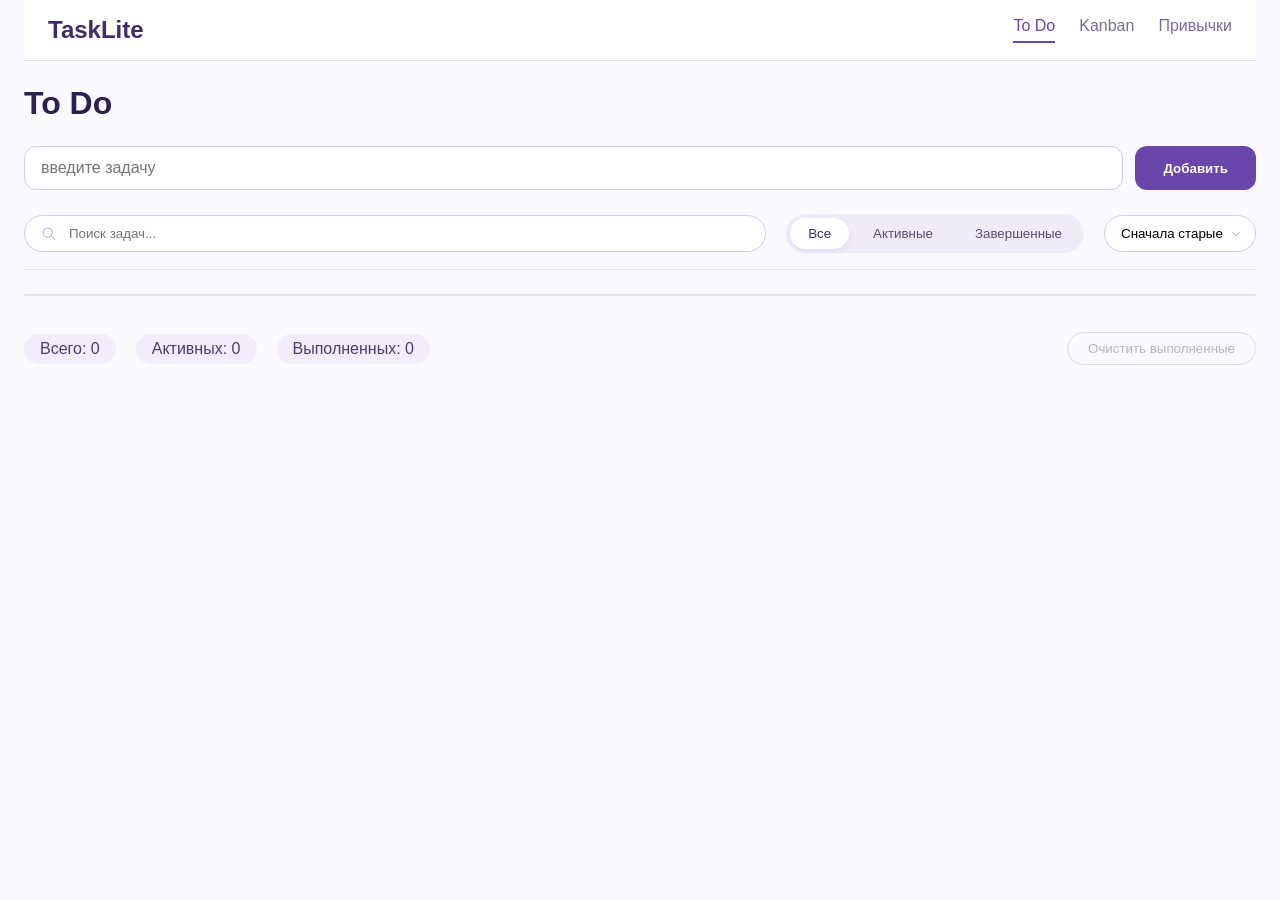
<file: objects/Index.html>
<!DOCTYPE html>
<html lang="ru">
  <head>
      <meta charset="utf-8">
      <meta name="viewport" content="width-device-width, initial-scale-1" />
      <title>TaskLite - To Do</title>
      <link rel="stylesheet" href="css/style.css"/>
      <link rel="stylesheet" href="css/media.css"/>  
  </head>
  <body class="kanban">
      <header class="header">
        <div class="container header_container">
         <div class="header_title">TaskLite</div>
         <nav class="tabs">
         <a href="index.html" class="tab active">To Do</a>
         <a href="kanban.html" class="tab">Kanban</a>
         <a href="habist.html" class="tab">Привычки</a>
         </nav>
        </div>
      </header>
      <main class="container">
        <h1 class="page-title">To Do</h1>
        <div class="form-add">
          <input class="form-add_input" type="text" placeholder="введите задачу" />
          <button class="form-add_button" type="button">Добавить</button>
          </div>
          <div class="toolbar">
           <input class="toolbar_search" type="text" placeholder="Поиск задач..." />
          <div class="tabs toolbar_tabs"> 
           <button class="tabs_item tabs_item--active" type="button">Все</button> 
           <button class="tabs_item" type="button">Активные</button>
           <button class="tabs_item" type="button">Завершенные</button>
          </div>
          <select class="toolbar_sort">
             <option>Сначала старые</option>
             <option>Сначала новые</option>
             <option>Название A→Z</option>
             <option>Название Z→A</option>
          </select>
        </div>
        <div class="task">
          <div class="task_content">
            <div class="task_title">Пример задачи</div>
              <div class="task_meta">26.09.2025, 15:49</div>   
          </div>
          <div class="task_actions">
            <button class="task_action task_action--edit">
              <svg class="task__icon" viewBox="0 0 24 24" width="14" height="14" fill="none" stroke="#6f64a3" stroke-width="2" stroke-linecap="round" stroke-linejoin="round"><path d="M12 20h9" /><path d="M16.5 3.5a2.121 2.121 0 0 1 3 3L7 19l-4 1 1-4L16.5 3.5z" /></svg>
            </button>
            <button class="task_action task_action-delete"><svg class="task__icon" viewBox="0 0 24 24" width="14 " height="14"fill="none" stroke="#cb6e6e" stroke-width="2" stroke-linecap="round" stroke-linejoin="round"> <polyline points="3 6 5 6 21 6" /> <path d="M19 6l-1 14a2 2 0 0 1-2 2H8a2 2 0 0 1-2-2L5 6" /><path d="M10 11v6" /><path d="M14 11v6" /><path d="M9 6V4a2 2 0 0 1 2-2h2a2 2 0 0 1 2 2v2" /> </svg>
            </button>
          </div>
        </div>
        <div class="footer-controls">
          <div class="footer-controls_counters">
            <span>Всего: 1</span>
            <span> 1</span>
            <span>Выполненных: 0</span>
          </div>
          <button class="button button-clear footer-controls_clear" type="button">
            Очистить выполненные
          </button>
        </div> 
      </main>
      <script src="script.js"></script>
  </body>    
</html>
</file>
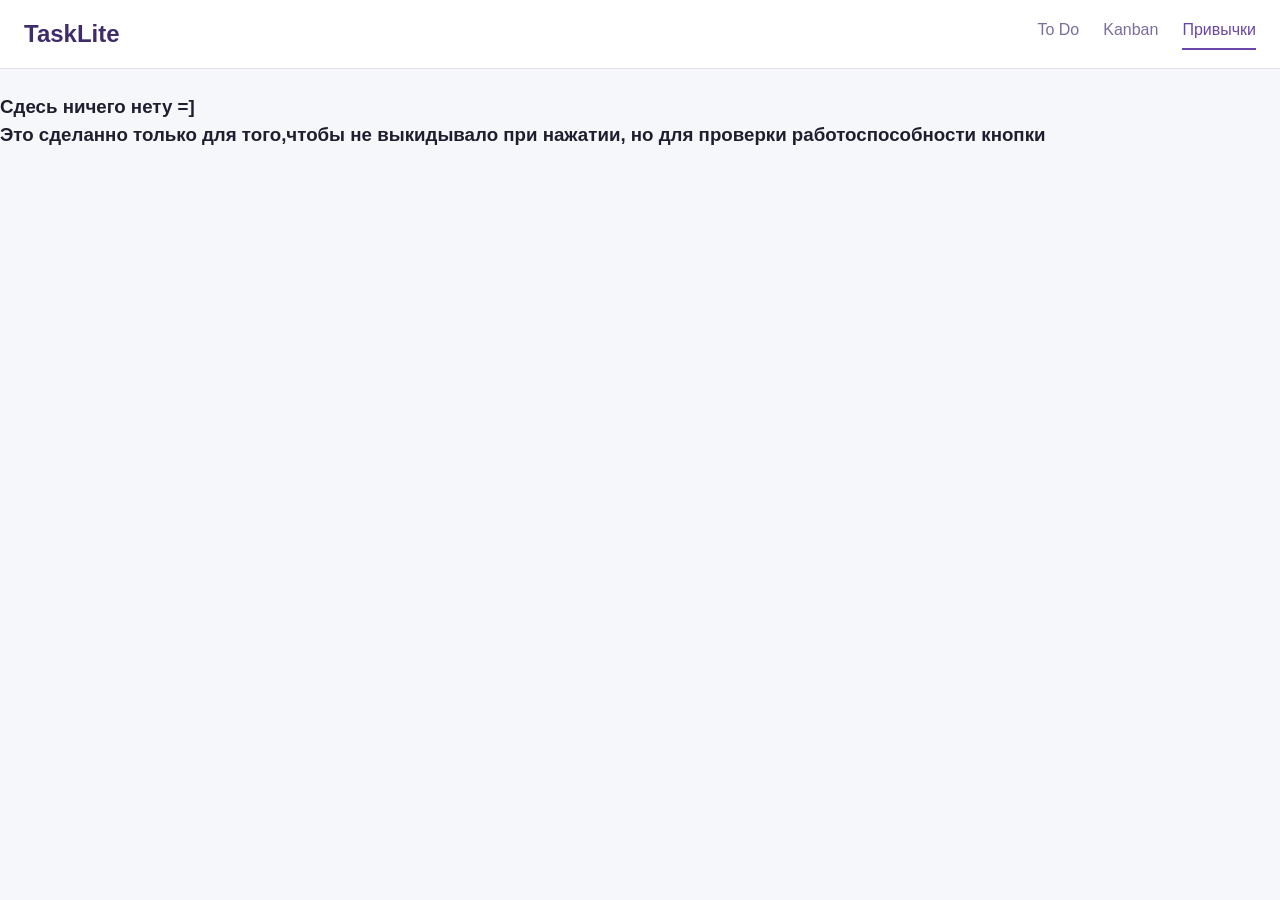
<file: objects/habist.html>
<!DOCTYPE html>
<html lang="ru">
    <head>
      <meta charset="utf-8">
      <meta name="viewport" content="width-device-width, initial-scale-1" />
      <title>TaskLite - Привычки</title>
      <link rel="stylesheet" href="css/habist.css"> 
    </head>
    <header class="header">
        <div class="container header_container">
         <div class="header_title">TaskLite</div>
         <nav class="tabs">
         <a href="index.html" class="tab">To Do</a>
         <a href="kanban.html" class="tab">Kanban</a>
         <a href="habits.html" class="tab active">Привычки</a>
         </nav>
        </div>
      </header>
    <body>
        <h3 class="idk">Сдесь ничего нету =]</h1>
    </body>
    <main>
        <h3 class="idk">Это сделанно только для того,чтобы не выкидывало при нажатии, но для проверки работоспособности кнопки</h1>
    </main>
</html>
</file>
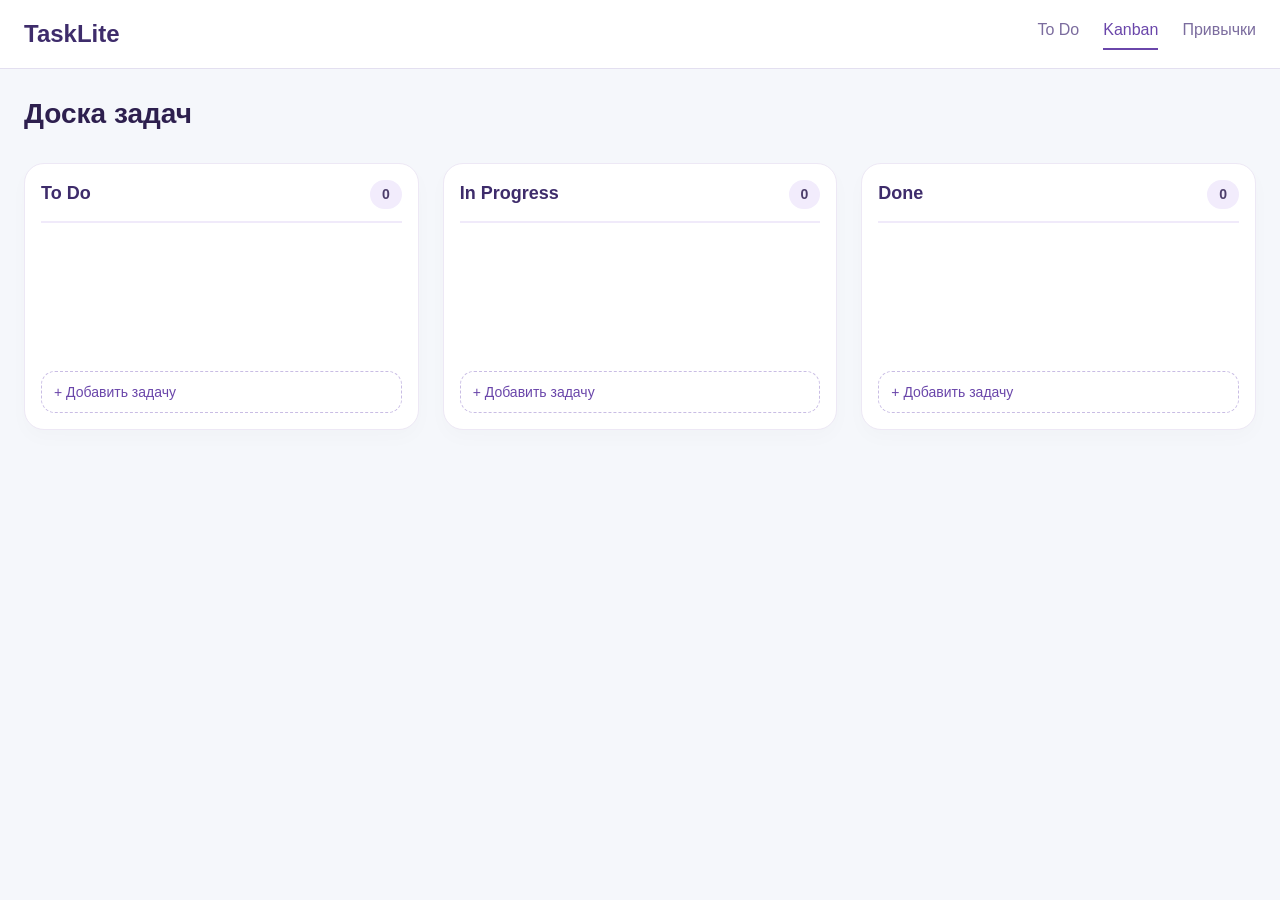
<file: objects/kanban.html>
<!DOCTYPE html>
<html lang="ru">
<head>
  <meta charset="UTF-8">
  <meta name="viewport" content="width=device-width, initial-scale=1.0">
  <title>TaskLite – Канбан</title>
  <link rel="stylesheet" href="css/kanban.style.css">
</head>
<body>
  <header class="header">
    <div class="container header_container">
      <div class="header_title">TaskLite</div>
      <nav class="tabs">
        <a href="index.html" class="tab">To Do</a>
        <a href="kanban.html" class="tab active">Kanban</a>
        <a href="habist.html" class="tab">Привычки</a>
      </nav>
    </div>
  </header>

  <main class="container">
    <h1 class="page-title">Доска задач</h1>
    <div class="kanban-board">
      <!-- Колонка To Do -->
      <section class="column" data-status="todo">
        <header class="column__header">
          <h2>To Do</h2>
          <span class="column__count">0</span>
        </header>
        <div class="task-list"></div>
        <button class="add-task" type="button">+ Добавить задачу</button>
      </section>

      <!-- Колонка In Progress -->
      <section class="column" data-status="in-progress">
        <header class="column__header">
          <h2>In Progress</h2>
          <span class="column__count">0</span>
        </header>
        <div class="task-list"></div>
        <button class="add-task" type="button">+ Добавить задачу</button>
      </section>

      <!-- Колонка Done -->
      <section class="column" data-status="done">
        <header class="column__header">
          <h2>Done</h2>
          <span class="column__count">0</span>
        </header>
        <div class="task-list"></div>
        <button class="add-task" type="button">+ Добавить задачу</button>
      </section>
    </div>
  </main>
  <script src="kanban.js"></script>
</body>
</html>
</file>
<file: objects/css/style.css>
* {
  box-sizing: border-box;
  margin: 0;
  padding: 0;
}

body {
  font-family: 'Segoe UI', sans-serif;
  background: #f9f9ff;
  color: #1e1b2b;
  margin: 0;
  padding: 0 24px; /* небольшие отступы от краёв окна */
}

/* Шапка */
.header {
  background: white;
  border-bottom: 1px solid #e3dff0;
  padding: 16px 0;
  margin-bottom: 24px;
}

.header_container {
  display: flex;
  align-items: center;
  justify-content: space-between;
  max-width: 1280px;
  margin: 0 auto;
  padding: 0 24px;
}

.header_title {
  font-size: 24px;
  font-weight: 600;
  color: #3e2c6b;
}

.tabs {
  display: flex;
  gap: 24px;
}

.tab {
  text-decoration: none;
  font-weight: 500;
  color: #7b6c9e;
  padding-bottom: 6px;
  border-bottom: 2px solid transparent;
}

.tab.active {
  color: #6a46aa;
  border-bottom-color: #6a46aa;
}

.tab:hover {
  color: #6a46aa;
}

/* Заголовок страницы */
.page-title {
  font-size: 32px;
  font-weight: 700;
  margin-bottom: 24px;
  color: #2d1f4e;
}

/* Форма добавления */
.form-add {
  display: flex;
  gap: 12px;
  margin-bottom: 24px;
}
.form-add_input {
  flex: 1;
  padding: 12px 16px;
  border: 1px solid #d4cce6;
  border-radius: 12px;
  background: white;
  font-size: 16px;
}
.form-add_input:focus {
  outline: none;
  border-color: #8a6fc9;
  box-shadow: 0 0 0 3px rgba(138,111,201,0.1);
}
.form-add_button {
  padding: 12px 28px;
  background: #6a46aa;
  color: white;
  font-weight: 600;
  border: none;
  border-radius: 12px;
  cursor: pointer;
}
.form-add_button:hover { background: #5a3a94; }

/* Панель инструментов */
.toolbar {
  display: flex;
  flex-wrap: wrap;
  align-items: center;
  gap: 16px 20px;
  margin-bottom: 24px;
  padding-bottom: 16px;
  border-bottom: 1px solid #e3dff0;
}
.toolbar_search {
  flex: 2;
  min-width: 200px;
  padding: 10px 16px 10px 44px;
  border: 1px solid #d4cce6;
  border-radius: 30px;
  background: white url('data:image/svg+xml;utf8,<svg xmlns="http://www.w3.org/2000/svg" width="16" height="16" viewBox="0 0 24 24" fill="none" stroke="%238a6fc9"><circle cx="10" cy="10" r="7"/><line x1="15" y1="15" x2="21" y2="21"/></svg>') no-repeat 16px center;
}
.toolbar_tabs {
  display: flex;
  gap: 6px;
  background: #f0ebf9;
  padding: 4px;
  border-radius: 30px;
}
.tabs_item {
  padding: 8px 18px;
  border: none;
  background: transparent;
  font-weight: 500;
  color: #5a4a72;
  border-radius: 30px;
  cursor: pointer;
}
.tabs_item--active {
  background: white;
  color: #3e2c6b;
  box-shadow: 0 2px 6px rgba(106,70,170,0.1);
}
.toolbar_sort {
  padding: 10px 32px 10px 16px;
  border: 1px solid #d4cce6;
  border-radius: 30px;
  background: white url('data:image/svg+xml;utf8,<svg xmlns="http://www.w3.org/2000/svg" width="14" height="14" viewBox="0 0 24 24" fill="none" stroke="%236a46aa"><polyline points="6 9 12 15 18 9"/></svg>') no-repeat right 12px center;
  appearance: none;
}

/* Список задач */
.tasks {
  background: white;
  border: 1px solid #e7e0f5;
  border-radius: 20px;
  margin-bottom: 24px;
}
.task {
  display: flex;
  align-items: center;
  justify-content: space-between;
  padding: 16px 20px;
  border-bottom: 1px solid #efe6fc;
  transition: 0.2s;
}
.task:last-child { border-bottom: none; }
.task:hover { background: #faf6ff; }
.task_content { flex: 1; }
.task_title {
  font-size: 18px;
  font-weight: 600;
  color: #1e1b2b;
  margin-bottom: 4px;
}
.task--done .task_title {
  text-decoration: line-through;
  color: #1e1b2b;
}
.task_meta {
  font-size: 14px;
  color: #7e72a3;
}
.task_actions {
  display: flex;
  gap: 12px;
  margin-left: 16px;
}
.task_action {
  background: none;
  border: none;
  padding: 6px;
  border-radius: 8px;
  cursor: pointer;
}
.task_action:hover { background: #eee5fd; }
.task_action svg { width: 20px; height: 20px; }
.task_action--edit svg { stroke: #6a46aa; }
.task_action--delete svg { stroke: #cb6e6e; }

/* Футер */
.footer-controls {
  display: flex;
  align-items: center;
  justify-content: space-between;
  padding: 12px 0 30px;
}
.footer-controls_counters {
  display: flex;
  gap: 20px;
  font-weight: 500;
  color: #4d3e6b;
}
.footer-controls_counters span {
  background: #f2ecfc;
  padding: 6px 16px;
  border-radius: 30px;
}
.button-clear {
  background: transparent;
  border: 1.5px solid #b9abd4;
  padding: 8px 20px;
  border-radius: 30px;
  font-weight: 500;
  color: #5a4a72;
  cursor: pointer;
}
.button-clear:hover:not(:disabled) {
  background: #f4efff;
  border-color: #8a6fc9;
}
.button-clear:disabled { opacity: 0.4; cursor: not-allowed; }
</file>
<file: objects/css/media.css>
@media(max-width: 1025px){
    .container{
        max-width: 1024px;
        padding-left: 100px;
        padding-right: 100px;
    }
    .cards{
        display: flex;
        overflow-x: auto;
        scroll-snap-type: x mandatory;
        gap: 16px;
    }
    .card{
        flex: 0 0 100%; /* каждая карточка занимает всю ширину*/
        scroll-snap-align: start; /* прилипает к краю при прокрутке*/
    }
    .artifacts_content{
        flex-direction: column;
    }
}
@media (max-width: 768px){
    .container{
        max-width: 768px;
        padding-left: 50px;
        padding-right: 50px;
    }
    .nav_list{
        display: none;
    }
}
@media (max-width: 430px){
    .container{
        max-width: 430px;
        padding-left: 32px;
        padding-right: 32px;
    }
    .hero_title{
        font-size: 48px; /*вместо 60пх*/
    }
    .hero_decsr{
        display: none;
    }
    .hero_conteiner{
        padding-top: 50;
        padding-bottom: 50px;
    }
    .hero{
        margin-bottom: 60px; /* меньше воздуха между секциями*/
    }
    .support_title{
        margin-bottom: 45px; /*заголовок ближе к форме*/
    }
    .pagination{
        margin-top: 16px; /*чтобы небыло слишком далеко от карточек*/
    }
    .header_icons{
        gap: 32px;
    }
    .artifacts_galarry{
        width: 255px;
        overflow-x: auto; /*горизонтальная прокрутка*/
        overflow-y: hidden; /**вертикальная не нужна*/
    }
    .artefacts-gallary img{
        display: block;
        width: auto;
        height: auto;
        max-width: none;
        max-height: none;
    }
    .support_descr{
        display: none;
    }
    .support_input{
        min-width: 255px;
    }
    .support_btn{
        padding: 12px 17px;
    }
}
</file>
<file: objects/css/habist.css>
/* Сброс */
* {
  margin: 0;
  padding: 0;
  box-sizing: border-box;
}
body {
  font-family: 'Inter', 'Segoe UI', sans-serif;
  background: #f5f7fb;
  color: #1e1e2f;
  line-height: 1.5;
  min-height: 100vh;
}

.container {
  max-width: 1280px;
  margin: 0 auto;
  padding: 0 24px;
}
/* Шапка */
.header {
  background: white;
  border-bottom: 1px solid #e3dff0;
  padding: 16px 0;
  margin-bottom: 24px;
}

.header_container {
  display: flex;
  align-items: center;
  justify-content: space-between;
  max-width: 1280px;
  margin: 0 auto;
  padding: 0 24px;
}

.header_title {
  font-size: 24px;
  font-weight: 600;
  color: #3e2c6b;
}

.tabs {
  display: flex;
  gap: 24px;
}

.tab {
  text-decoration: none;
  font-weight: 500;
  color: #7b6c9e;
  padding-bottom: 6px;
  border-bottom: 2px solid transparent;
}

.tab.active {
  color: #6a46aa;
  border-bottom-color: #6a46aa;
}

.tab:hover {
  color: #6a46aa;
}
</file>
<file: objects/css/kanban.style.css>
/* Сброс */
* {
  margin: 0;
  padding: 0;
  box-sizing: border-box;
}

body {
  font-family: 'Inter', 'Segoe UI', sans-serif;
  background: #f5f7fb;
  color: #1e1e2f;
  line-height: 1.5;
  min-height: 100vh;
}

.container {
  max-width: 1280px;
  margin: 0 auto;
  padding: 0 24px;
}

/* Шапка */
.header {
  background: white;
  border-bottom: 1px solid #e3dff0;
  padding: 16px 0;
  margin-bottom: 24px;
}

.header_container {
  display: flex;
  align-items: center;
  justify-content: space-between;
  max-width: 1280px;
  margin: 0 auto;
  padding: 0 24px;
}

.header_title {
  font-size: 24px;
  font-weight: 600;
  color: #3e2c6b;
}

.tabs {
  display: flex;
  gap: 24px;
}

.tab {
  text-decoration: none;
  font-weight: 500;
  color: #7b6c9e;
  padding-bottom: 6px;
  border-bottom: 2px solid transparent;
}

.tab.active {
  color: #6a46aa;
  border-bottom-color: #6a46aa;
}

.tab:hover {
  color: #6a46aa;
}

/* Заголовок страницы */
.page-title {
  font-size: 28px;
  font-weight: 700;
  margin-bottom: 28px;
  color: #2d1f4e;
}

/* Доска */
.kanban-board {
  display: flex;
  gap: 24px;
  align-items: flex-start;
  flex-wrap: wrap;
}

/* Колонка */
.column {
  flex: 1;
  min-width: 300px;
  background: white;
  border-radius: 20px;
  padding: 16px;
  box-shadow: 0 8px 20px rgba(0, 0, 0, 0.02);
  border: 1px solid #ede8f5;
  transition: box-shadow 0.2s, border-color 0.2s;
}

.column__header {
  display: flex;
  align-items: baseline;
  justify-content: space-between;
  padding-bottom: 12px;
  margin-bottom: 12px;
  border-bottom: 2px solid #f0eafa;
}
.column__header h2 {
  font-size: 18px;
  font-weight: 600;
  color: #3e2c6b;
}
.column__count {
  background: #f2ecfc;
  color: #4d3e6b;
  font-weight: 600;
  padding: 4px 12px;
  border-radius: 40px;
  font-size: 14px;
}

/* Список задач */
.task-list {
  display: flex;
  flex-direction: column;
  gap: 12px;
  min-height: 120px;
  margin-bottom: 16px;
}

/* Карточка задачи */
.task {
  background: white;
  border: 1px solid #e3daf0;
  border-radius: 14px;
  padding: 16px;
  box-shadow: 0 2px 6px rgba(0, 0, 0, 0.02);
  cursor: grab;
  transition: box-shadow 0.2s, transform 0.1s;
  display: flex;
  flex-direction: column;
  gap: 8px;
}
.task__header {
  display: flex;
  align-items: flex-start;
  justify-content: space-between;
}
.task__delete {
  background: none;
  border: none;
  cursor: pointer;
  padding: 4px;
  border-radius: 6px;
  display: flex;
  align-items: center;
  justify-content: center;
  transition: background 0.2s;
}
.task__delete:hover {
  background: #f0eafa;
}
.task__delete svg {
  width: 18px;
  height: 18px;
}
.task:hover {
  box-shadow: 0 8px 16px rgba(106, 70, 170, 0.08);
  border-color: #cbbef0;
  transform: translateY(-1px);
}
.task.dragging {
  opacity: 0.5;
  cursor: grabbing;
}
.task__title {
  font-size: 16px;
  font-weight: 600;
  color: #1e1b2b;
  line-height: 1.3;
}
.task__desc {
  font-size: 14px;
  color: #5a4f72;
  line-height: 1.45;
  padding-bottom: 8px;
  border-bottom: 1px solid #f0eafa;
}
.task__footer {
  display: flex;
  align-items: center;
  justify-content: space-between;
  margin-top: 4px;
}
.task__label {
  display: inline-block;
  padding: 4px 10px;
  border-radius: 30px;
  font-size: 12px;
  font-weight: 600;
}
.task__label.high {
  background: #fdeded;
  color: #c13b3b;
}
.task__label.medium {
  background: #fff3e0;
  color: #b85e00;
}
.task__label.low {
  background: #e8f5e9;
  color: #2e7d32;
}
.task__date {
  font-size: 12px;
  color: #8f8ba8;
}

/* Кнопка добавления */
.add-task {
  width: 100%;
  background: transparent;
  border: 1.5px dashed #c9bde4;
  border-radius: 14px;
  padding: 12px;
  font-size: 14px;
  font-weight: 500;
  color: #6a46aa;
  cursor: pointer;
  transition: all 0.2s;
  text-align: left;
}
.add-task:hover {
  background: #f9f5ff;
  border-color: #9f85d9;
}

/* Drag-over эффект */
.column.drag-over {
  background: #fbf9ff;
  border-color: #9f85d9;
  box-shadow: 0 0 0 3px rgba(106, 70, 170, 0.1);
}
</file>
